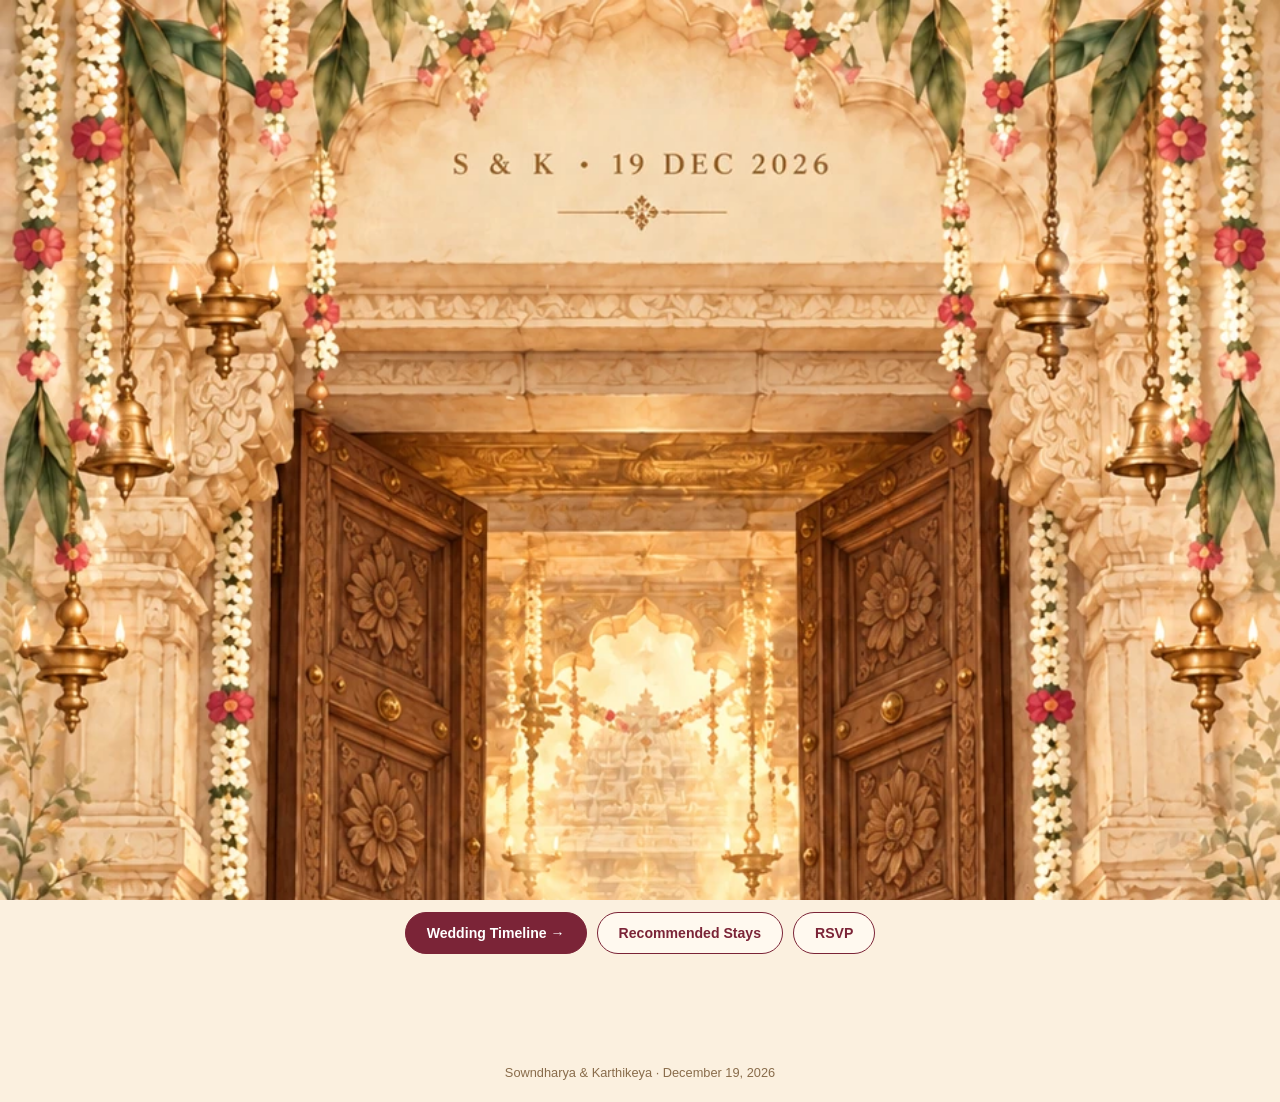
<file: index.html>
<!doctype html><html lang="en"><head><meta charset="utf-8"><meta name="viewport" content="width=device-width,initial-scale=1"><title>Wedding Invitation — Sowndharya &amp; Karthikeya</title><link rel="stylesheet" href="style.css"></head><body><nav><a href="index.html" style="text-decoration:none"><strong>S &amp; K · 19 DEC 2026</strong></a><div class="links"><a href="index.html">Invitation</a><a href="timeline.html">Timeline</a><a href="stays.html">Stays</a><a href="rsvp.html">RSVP</a></div></nav><main><section class="invite-wrap" id="invitation"><img class="invite-image" src="assets/wedding-invitation.webp" alt="Wedding invitation of Sowndharya and Karthikeya, Saturday December 19, 2026 at Sai Datta Peetham in Edison, New Jersey. With blessings of Lord Venkateswara and the invitation of Mr. Sekhar Konala and Mrs. Lakshmi Medapati Reddy." width="941" height="815"><div class="invite-info"><p><strong>Saturday, December 19, 2026</strong></p><p>Sai Datta Peetham · 1665 Oak Tree Rd, Edison, NJ 08820</p></div><div class="actions"><a class="button" href="timeline.html">Wedding Timeline →</a><a class="button secondary" href="stays.html">Recommended Stays</a><a class="button secondary" href="rsvp.html">RSVP</a></div></section></main><footer>Sowndharya &amp; Karthikeya · December 19, 2026</footer><div id="gate" role="dialog" aria-label="Wedding temple entrance"><img class="gate-picture" src="assets/temple-entry.webp" alt="Flower-decorated temple entrance with open wooden doors and a view inside" width="941" height="1672"><div class="light"></div><button id="enter" type="button" aria-label="Tap to enter the wedding invitation">Tap to enter</button></div><script>(function(){var g=document.getElementById('gate'),b=document.getElementById('enter'),done=false;document.body.style.overflow='hidden';function enter(){if(done)return;done=true;b.disabled=true;g.classList.add('go');setTimeout(function(){g.classList.add('done');document.body.style.overflow='';},1950);}b.addEventListener('click',enter);})();</script></body></html>
</file>
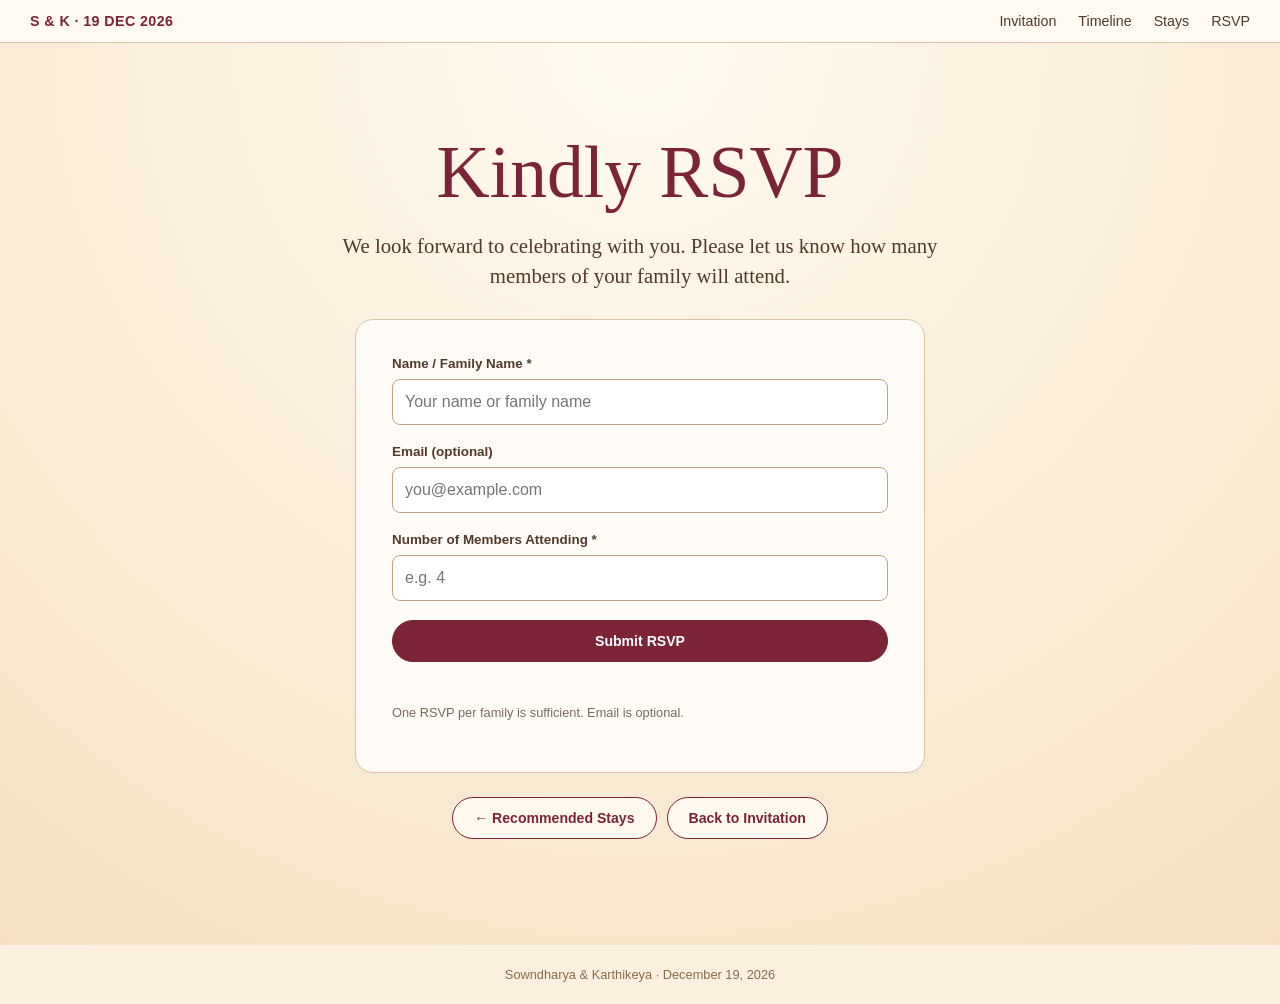
<file: rsvp.html>
<!doctype html><html lang="en"><head><meta charset="utf-8"><meta name="viewport" content="width=device-width,initial-scale=1"><title>RSVP — Sowndharya &amp; Karthikeya</title><link rel="stylesheet" href="style.css"></head><body><nav><a href="index.html" style="text-decoration:none"><strong>S &amp; K · 19 DEC 2026</strong></a><div class="links"><a href="index.html">Invitation</a><a href="timeline.html">Timeline</a><a href="stays.html">Stays</a><a href="rsvp.html">RSVP</a></div></nav><main><section class="page"><h1 class="center">Kindly RSVP</h1><p class="sub">We look forward to celebrating with you. Please let us know how many members of your family will attend.</p><form id="rsvpForm"><label for="guest">Name / Family Name *</label><input id="guest" name="name" maxlength="120" required autocomplete="name" placeholder="Your name or family name"><label for="email">Email (optional)</label><input id="email" name="email" type="email" autocomplete="email" placeholder="you@example.com"><label for="members">Number of Members Attending *</label><input id="members" name="members_attending" type="number" min="1" max="50" step="1" required placeholder="e.g. 4"><input type="hidden" name="event" value="Sowndharya and Karthikeya wedding 2026"><button type="submit" id="submit">Submit RSVP</button><p id="status" class="status" role="status" aria-live="polite"></p><p class="note">One RSVP per family is sufficient. Email is optional.</p></form><div class="actions"><a class="button secondary" href="stays.html">← Recommended Stays</a><a class="button secondary" href="index.html">Back to Invitation</a></div></section></main><footer>Sowndharya &amp; Karthikeya · December 19, 2026</footer><script src="config.js"></script><script>(function(){var form=document.getElementById('rsvpForm'),status=document.getElementById('status'),btn=document.getElementById('submit');form.addEventListener('submit',async function(e){e.preventDefault();if(!form.reportValidity())return;var endpoint=window.WEDDING_RSVP_ENDPOINT||'';if(!/^https:\/\/formspree\.io\/f\/[A-Za-z0-9]+$/.test(endpoint)){status.className='status error';status.textContent='RSVP is not configured. Please try again later.';return}btn.disabled=true;btn.textContent='Sending…';status.textContent='';try{var response=await fetch(endpoint,{method:'POST',headers:{'Accept':'application/json'},body:new FormData(form)});if(!response.ok)throw new Error('Submission failed');status.className='status ok';status.textContent='Thank you! Your RSVP has been received.';form.reset();}catch(err){status.className='status error';status.textContent='Unable to submit. Please try again or contact us.';}finally{btn.disabled=false;btn.textContent='Submit RSVP';}});})();</script></body></html>
</file>
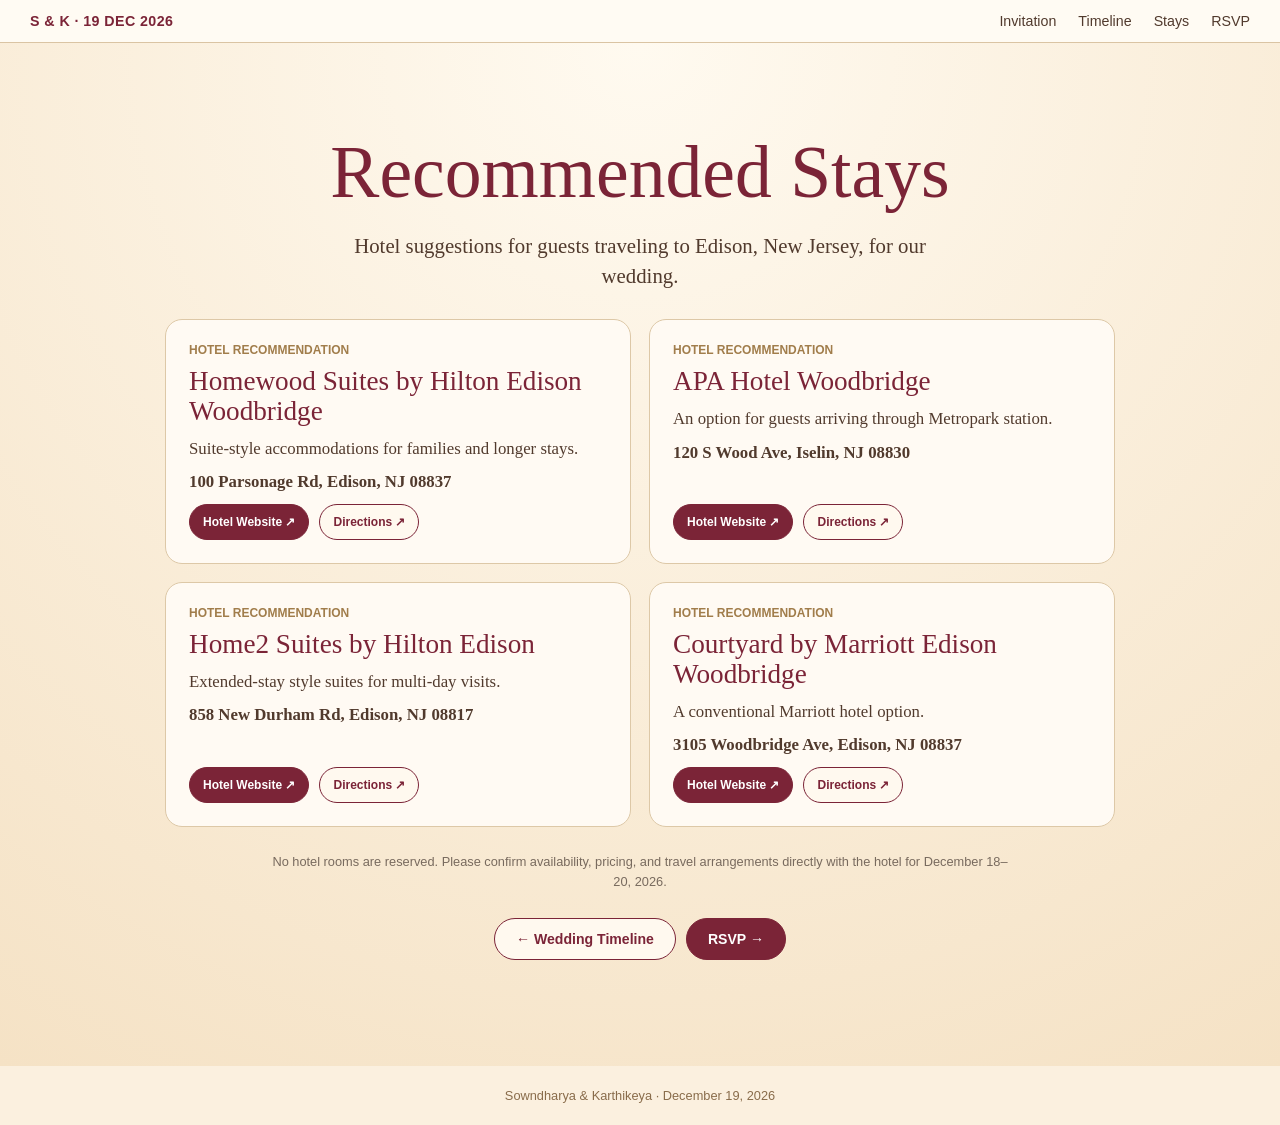
<file: stays.html>
<!doctype html><html lang="en"><head><meta charset="utf-8"><meta name="viewport" content="width=device-width,initial-scale=1"><title>Recommended Stays — Sowndharya &amp; Karthikeya</title><link rel="stylesheet" href="style.css"></head><body><nav><a href="index.html" style="text-decoration:none"><strong>S &amp; K · 19 DEC 2026</strong></a><div class="links"><a href="index.html">Invitation</a><a href="timeline.html">Timeline</a><a href="stays.html">Stays</a><a href="rsvp.html">RSVP</a></div></nav><main><section class="page"><h1 class="center">Recommended Stays</h1><p class="sub">Hotel suggestions for guests traveling to Edison, New Jersey, for our wedding.</p><div class="hotel-grid"><article class="hotel"><small>HOTEL RECOMMENDATION</small><h3>Homewood Suites by Hilton Edison Woodbridge</h3><p>Suite-style accommodations for families and longer stays.</p><p><strong>100 Parsonage Rd, Edison, NJ 08837</strong></p><div class="actions"><a class="button" href="https://www.hilton.com/en/hotels/ewrwohw-homewood-suites-edison-woodbridge/" target="_blank" rel="noopener noreferrer">Hotel Website ↗</a><a class="button secondary" href="https://www.google.com/maps/search/?api=1&query=Homewood%20Suites%20by%20Hilton%20Edison%20Woodbridge%20100%20Parsonage%20Rd%2C%20Edison%2C%20NJ%2008837" target="_blank" rel="noopener noreferrer">Directions ↗</a></div></article><article class="hotel"><small>HOTEL RECOMMENDATION</small><h3>APA Hotel Woodbridge</h3><p>An option for guests arriving through Metropark station.</p><p><strong>120 S Wood Ave, Iselin, NJ 08830</strong></p><div class="actions"><a class="button" href="https://www.apahotelwoodbridge.com/" target="_blank" rel="noopener noreferrer">Hotel Website ↗</a><a class="button secondary" href="https://www.google.com/maps/search/?api=1&query=APA%20Hotel%20Woodbridge%20120%20S%20Wood%20Ave%2C%20Iselin%2C%20NJ%2008830" target="_blank" rel="noopener noreferrer">Directions ↗</a></div></article><article class="hotel"><small>HOTEL RECOMMENDATION</small><h3>Home2 Suites by Hilton Edison</h3><p>Extended-stay style suites for multi-day visits.</p><p><strong>858 New Durham Rd, Edison, NJ 08817</strong></p><div class="actions"><a class="button" href="https://www.hilton.com/en/hotels/ewredht-home2-suites-edison/" target="_blank" rel="noopener noreferrer">Hotel Website ↗</a><a class="button secondary" href="https://www.google.com/maps/search/?api=1&query=Home2%20Suites%20by%20Hilton%20Edison%20858%20New%20Durham%20Rd%2C%20Edison%2C%20NJ%2008817" target="_blank" rel="noopener noreferrer">Directions ↗</a></div></article><article class="hotel"><small>HOTEL RECOMMENDATION</small><h3>Courtyard by Marriott Edison Woodbridge</h3><p>A conventional Marriott hotel option.</p><p><strong>3105 Woodbridge Ave, Edison, NJ 08837</strong></p><div class="actions"><a class="button" href="https://www.marriott.com/en-us/hotels/ewred-courtyard-edison-woodbridge/overview/" target="_blank" rel="noopener noreferrer">Hotel Website ↗</a><a class="button secondary" href="https://www.google.com/maps/search/?api=1&query=Courtyard%20by%20Marriott%20Edison%20Woodbridge%203105%20Woodbridge%20Ave%2C%20Edison%2C%20NJ%2008837" target="_blank" rel="noopener noreferrer">Directions ↗</a></div></article></div><p class="note center" style="max-width:740px;margin:25px auto">No hotel rooms are reserved. Please confirm availability, pricing, and travel arrangements directly with the hotel for December 18–20, 2026.</p><div class="actions"><a class="button secondary" href="timeline.html">← Wedding Timeline</a><a class="button" href="rsvp.html">RSVP →</a></div></section></main><footer>Sowndharya &amp; Karthikeya · December 19, 2026</footer></body></html>
</file>
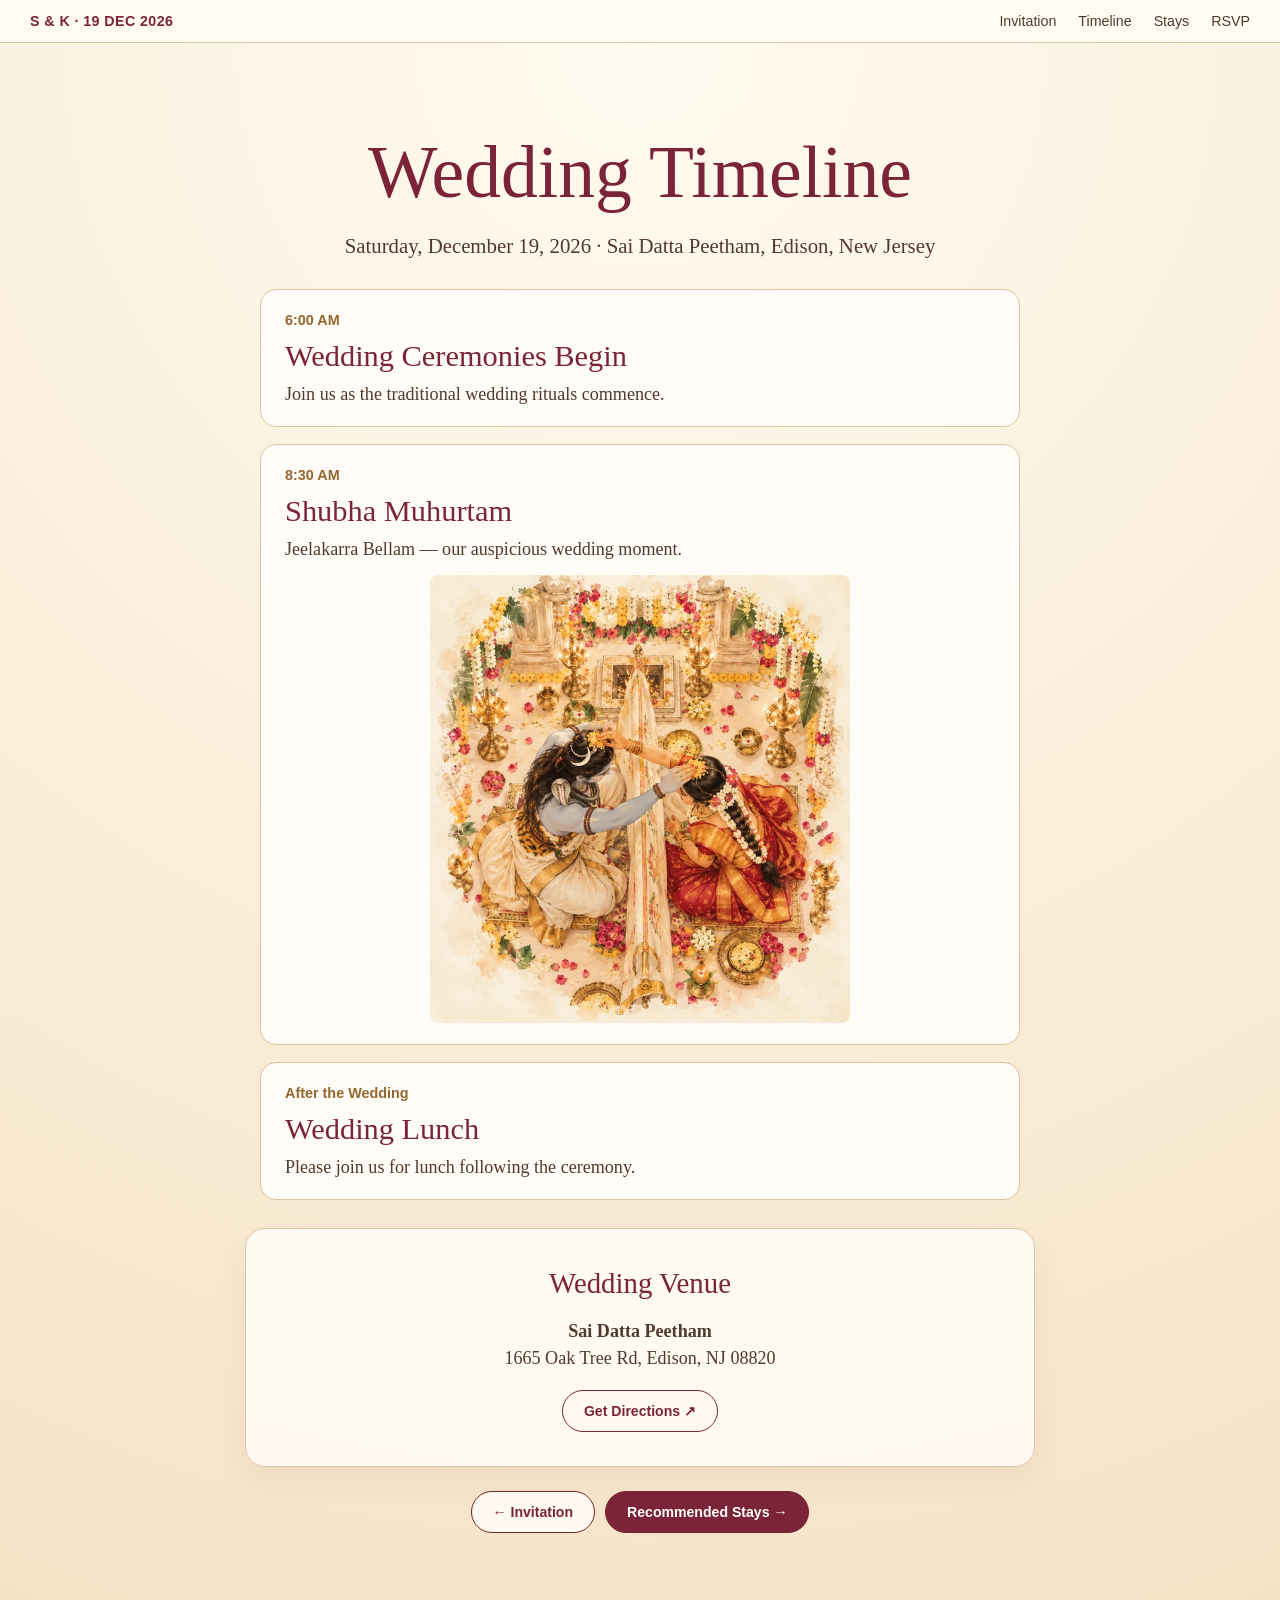
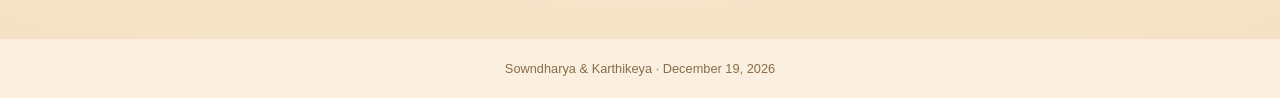
<file: timeline.html>
<!doctype html><html lang="en"><head><meta charset="utf-8"><meta name="viewport" content="width=device-width,initial-scale=1"><title>Wedding Timeline — Sowndharya &amp; Karthikeya</title><link rel="stylesheet" href="style.css"></head><body><nav><a href="index.html" style="text-decoration:none"><strong>S &amp; K · 19 DEC 2026</strong></a><div class="links"><a href="index.html">Invitation</a><a href="timeline.html">Timeline</a><a href="stays.html">Stays</a><a href="rsvp.html">RSVP</a></div></nav><main><section class="page"><h1 class="center">Wedding Timeline</h1><p class="sub">Saturday, December 19, 2026 · Sai Datta Peetham, Edison, New Jersey</p><div class="timeline"><article class="event"><time>6:00 AM</time><h3>Wedding Ceremonies Begin</h3><p>Join us as the traditional wedding rituals commence.</p></article><article class="event"><time>8:30 AM</time><h3>Shubha Muhurtam</h3><p>Jeelakarra Bellam — our auspicious wedding moment.</p><img src="assets/muhurtam.webp" alt="Traditional wedding ceremony illustration" loading="lazy"></article><article class="event"><time>After the Wedding</time><h3>Wedding Lunch</h3><p>Please join us for lunch following the ceremony.</p></article></div><div class="panel center" style="margin-top:28px"><h3 style="font-size:1.8rem;margin:4px 0">Wedding Venue</h3><p><strong>Sai Datta Peetham</strong><br>1665 Oak Tree Rd, Edison, NJ 08820</p><a class="button secondary" target="_blank" rel="noopener noreferrer" href="https://www.google.com/maps/search/?api=1&amp;query=Sai+Datta+Peetham+1665+Oak+Tree+Rd+Edison+NJ+08820">Get Directions ↗</a></div><div class="actions"><a class="button secondary" href="index.html">← Invitation</a><a class="button" href="stays.html">Recommended Stays →</a></div></section></main><footer>Sowndharya &amp; Karthikeya · December 19, 2026</footer></body></html>
</file>
<file: style.css>
:root{--wine:#7b2437;--gold:#b88954;--ink:#513a2d;--cream:#fff8ed}
*{box-sizing:border-box}html{scroll-behavior:smooth}body{margin:0;background:#fbf0df;color:var(--ink);font-family:Georgia,'Times New Roman',serif}a{color:inherit}img{max-width:100%;height:auto;display:block}button,input{font:inherit}
nav{position:sticky;top:0;z-index:20;display:flex;justify-content:space-between;align-items:center;gap:12px;background:rgba(255,251,244,.96);border-bottom:1px solid #dac4a3;padding:13px clamp(12px,3vw,30px);font-family:Arial,sans-serif;font-size:clamp(.68rem,1.8vw,.89rem)}nav strong{color:var(--wine);letter-spacing:.03em;white-space:nowrap}nav .links{display:flex;flex-wrap:wrap;justify-content:flex-end;gap:clamp(7px,2vw,22px)}nav a{text-decoration:none}nav a:hover,nav a[aria-current=page]{color:var(--wine);text-decoration:underline}
main{min-height:calc(100vh - 100px)}h1,h2,h3{color:var(--wine);font-weight:500}h1{font-size:clamp(2.6rem,7vw,4.6rem);margin:10px 0 16px}h2{font-size:clamp(2rem,6vw,3.5rem);margin:12px 0 24px;text-align:center}.sub{text-align:center;max-width:650px;margin:0 auto 28px;font-size:clamp(1rem,2.5vw,1.3rem);line-height:1.45}.page{padding:clamp(32px,6vw,78px) 16px 82px;background:radial-gradient(circle at top,#fffaf0,#f5e2c5);min-height:80vh}
.panel{max-width:790px;margin:0 auto 22px;background:rgba(255,251,245,.9);border:1px solid #ddc7a6;border-radius:20px;padding:clamp(20px,4vw,34px);box-shadow:0 14px 32px rgba(87,55,29,.06)}.panel p{font-size:1.13rem;line-height:1.5}.center{text-align:center}.button,.button:visited,button[type=submit]{display:inline-block;background:var(--wine);border:1px solid var(--wine);border-radius:26px;color:white;padding:12px 21px;text-decoration:none;font:600 .88rem Arial,sans-serif;cursor:pointer}.button.secondary{background:#fff9ef;color:var(--wine)}.actions{display:flex;justify-content:center;gap:10px;flex-wrap:wrap;margin:24px auto}.note{font:400 .8rem/1.6 Arial,sans-serif;color:#786a5e}
/* Opening screen uses one finished temple image: no mismatched door panels, masks, or blank inner layer. */
#gate{position:fixed;inset:0;z-index:100;display:grid;place-items:center;background:#271b13;overflow:hidden;transition:opacity .8s ease,visibility .8s ease}
#gate.done{opacity:0;visibility:hidden;pointer-events:none}
#gate .gate-picture{height:100%;width:100%;object-fit:contain;transition:transform 2.3s cubic-bezier(.17,.68,.27,1),filter 2.3s ease;transform-origin:50% 58%}
#gate.go .gate-picture{transform:scale(2.1);filter:brightness(1.16)}
#gate .light{position:absolute;inset:0;pointer-events:none;opacity:0;background:radial-gradient(ellipse 15% 24% at 50% 58%,rgba(255,246,217,.93),rgba(255,236,188,.55),transparent);transform:scale(.3);transition:opacity 1.15s ease,transform 1.85s ease}
#gate.go .light{opacity:1;transform:scale(5)}
#enter{position:absolute;inset:0;width:100%;height:100%;border:0;background:transparent;cursor:pointer;color:transparent}#enter:focus-visible{outline:5px solid #fff2cf;outline-offset:-8px}
.invite-wrap{max-width:850px;margin:0 auto;padding:20px 14px 65px}.invite-image{width:100%;height:auto;border-radius:3px;box-shadow:0 14px 32px rgba(80,52,27,.13)}
.invite-info{text-align:center;margin:20px auto 0;background:#fff8e9;border:1px solid #dfc9a6;padding:18px;border-radius:16px}.invite-info p{margin:5px 0;font-size:1.08rem}.mini{text-align:center;font:600 .77rem Arial,sans-serif;color:#927248;letter-spacing:.13em;text-transform:uppercase}
.timeline{position:relative;max-width:760px;margin:auto;display:grid;gap:17px}.event{border:1px solid #ddc5a0;background:#fffcf7;border-radius:16px;padding:21px 24px}.event time{font:700 .9rem Arial,sans-serif;color:#95672f}.event h3{font-size:1.9rem;margin:10px 0}.event p{font-size:1.13rem;margin:0}.event img{max-width:420px;margin:15px auto 0;border-radius:8px}
.hotel-grid{display:grid;grid-template-columns:repeat(2,minmax(0,1fr));gap:18px;max-width:950px;margin:auto}.hotel{background:#fffaf3;border:1px solid #ddc8a7;border-radius:17px;padding:23px;display:flex;flex-direction:column;gap:10px}.hotel h3{font-size:1.7rem;line-height:1.1;margin:0}.hotel p{margin:0;font-size:1.05rem;line-height:1.4}.hotel small{font:600 .75rem Arial,sans-serif;color:#a17d4b}.hotel .actions{margin:auto 0 0;justify-content:flex-start}.hotel .button{font-size:.75rem;padding:10px 13px}
form{max-width:570px;margin:0 auto;padding:clamp(20px,4vw,36px);background:#fffcf7;border:1px solid #d9c3a1;border-radius:18px}label{display:block;font:600 .84rem Arial,sans-serif;margin:0 0 8px}input{display:block;width:100%;border:1px solid #bea680;border-radius:8px;padding:13px 12px;margin-bottom:19px;font:400 1rem Arial,sans-serif}form button{width:100%}.status{font:400 .85rem/1.5 Arial,sans-serif;min-height:1em}.status.ok{color:#23754d}.status.error{color:#ac3440}
footer{text-align:center;padding:22px;font:400 .8rem Arial,sans-serif;color:#896c4b}
@media(max-width:600px){.hotel-grid{grid-template-columns:1fr}nav{padding:12px 9px;gap:8px}nav .links{gap:8px}h1{font-size:2.35rem}.invite-wrap{padding:10px 8px 35px}.page{padding:35px 13px 60px}.panel{border-radius:13px}#gate .gate-picture{object-fit:cover}#gate.go .gate-picture{transform:scale(1.75)}}
@media(prefers-reduced-motion:reduce){#gate .gate-picture,#gate .light{transition-duration:.01ms}}
</file>
